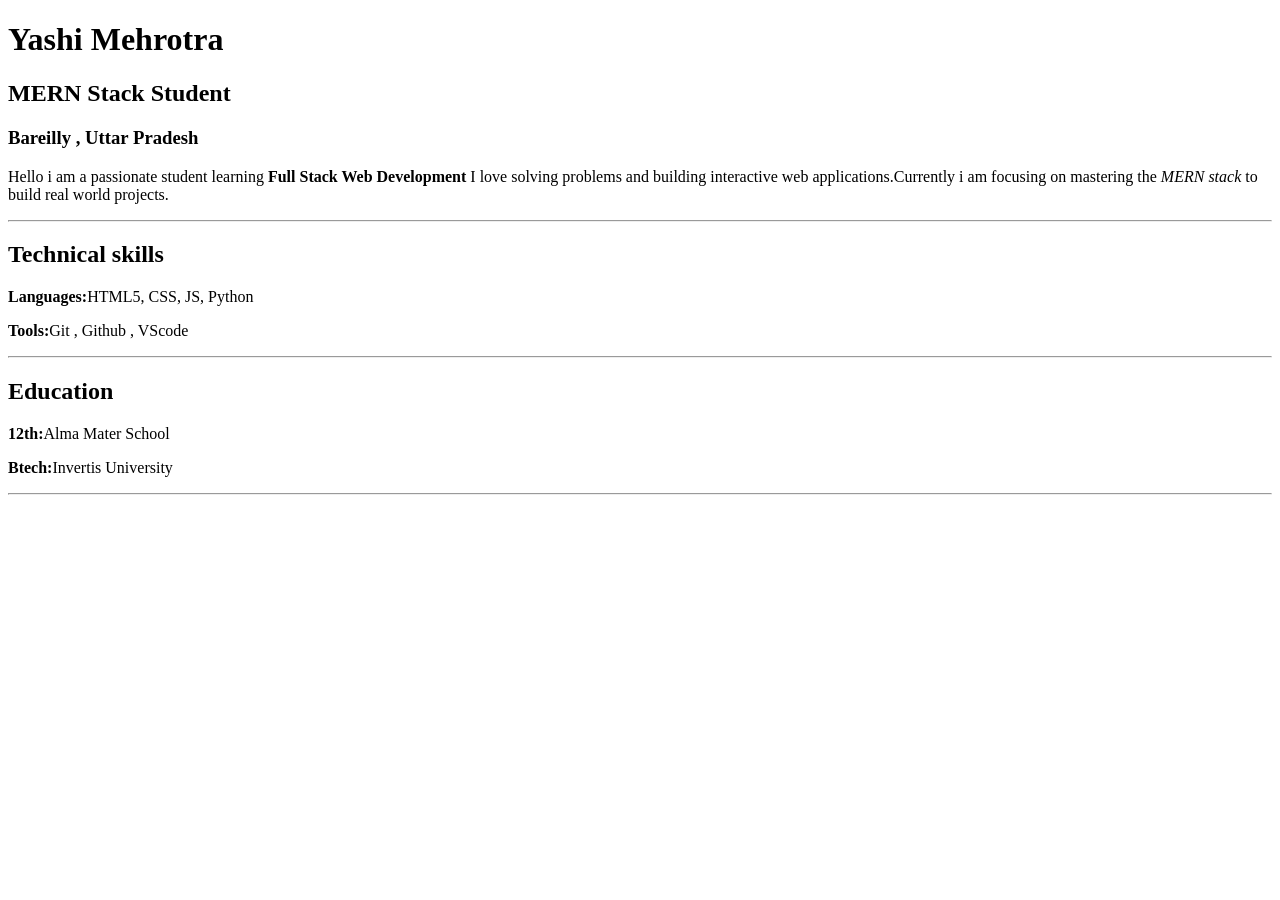
<file: week 2/index.html>
<!DOCTYPE html>
<html lang="en">
<head>
    <meta charset="UTF-8">
    <meta name="viewport" content="width=device-width, initial-scale=1.0">
    <title>Document</title>
</head>
<body>
    <!--2.1 Main Heading-->
    <h1>Yashi Mehrotra</h1>
    <h2>MERN Stack Student</h2>
    <h3>Bareilly , Uttar Pradesh</h3>
    <!--2.2 Introduction-->
    <p>
        Hello i am a passionate student learning <strong> Full Stack Web Development</strong>
        I love solving problems and building interactive web applications.Currently i am focusing
        on mastering the <em> MERN stack</em> to build real world projects.
    </p>
    <!--Section separation line-->
    <hr>
     <!--skill container-->
    <div id="skills-section" class="resume-block">
        <h2>Technical skills</h2>
        <p><strong>Languages:</strong>HTML5, CSS, JS, Python</p>
        <p><strong>Tools:</strong>Git , Github , VScode</p>
    </div>
    <hr> 
    <!--education container-->
    <div id="education-section" class="resume-block">
        <h2>Education</h2>
        <p><strong>12th:</strong>Alma Mater School</p>
        <p><strong>Btech:</strong>Invertis University</p>
    </div>
    <hr> 
</body>
</html>
</file>
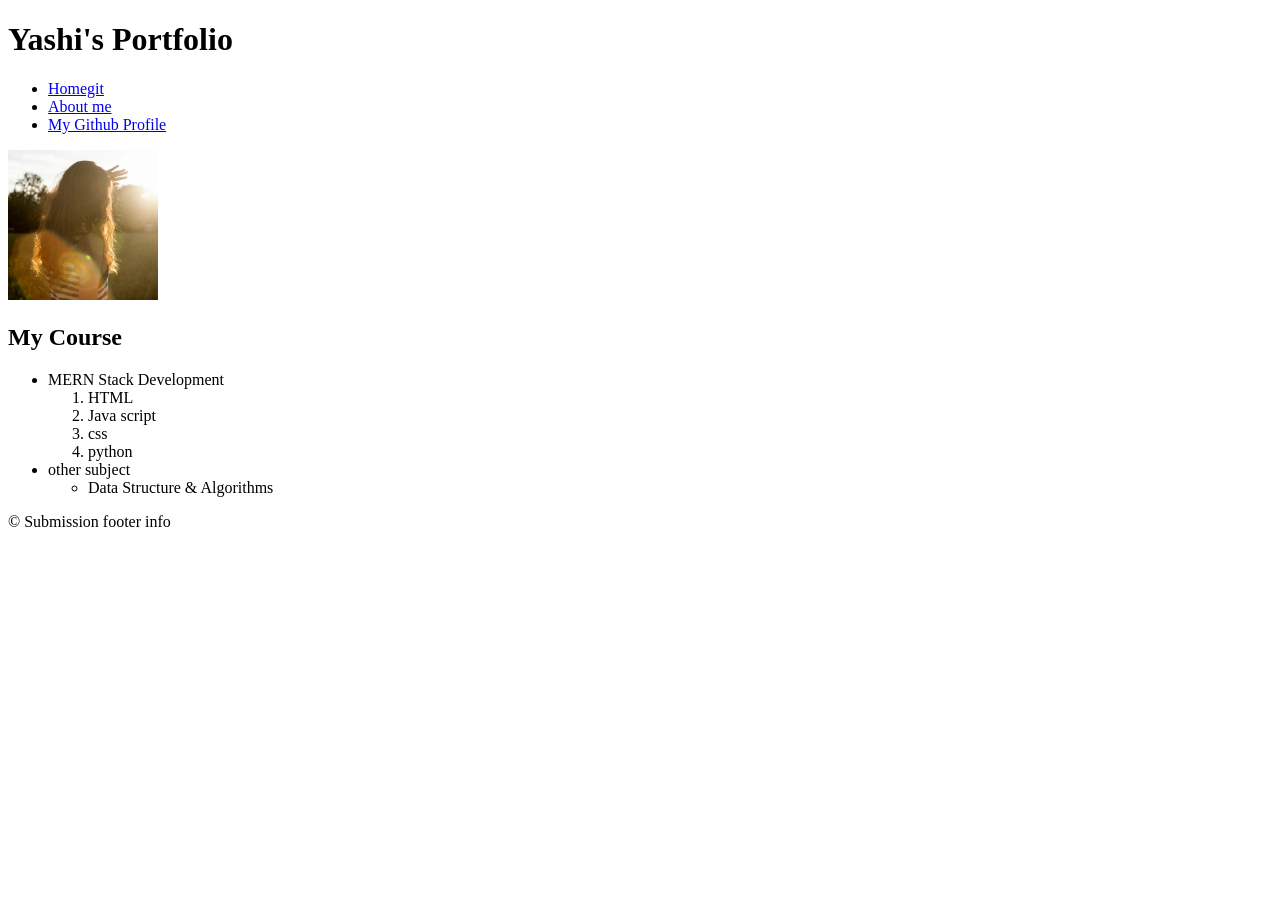
<file: week-3/index.html>
<!DOCTYPE html>
<html lang="en">
<head>
    <meta charset="UTF-8">
    <meta name="viewport" content="width=device-width, initial-scale=1.0">
    <title>My Portfolio</title>
</head>
<body>
    <header>
    <h1>Yashi's Portfolio </h1>
    <nav>
        <ul>
            <li><a href="index.html">Homegit </a></li>
            <li><a href="about.html">About me</a></li>
            <li><a href="https://github.com/YashiMehrotra09">My Github Profile</a></li>
        
        </ul>
    </nav>
    </header>
    <img src="yashi.png" alt="My image" height="150">

    
    <section id="course">
        <h2>My Course</h2>
        <ul>
            <li>MERN Stack Development
                <ol>
                    <li>HTML</li>
                    <li>Java script</li>
                    <li>css</li>
                    <li>python</li>
                </ol>
            </li>
            <li>other subject</li>
            <ul>
                <li>Data Structure & Algorithms</li>
            
            </ul>
        </ul>
    </section>
    <footer>
        <p>&copy; Submission footer info</p>
    </footer>

</body>
</html>
</file>
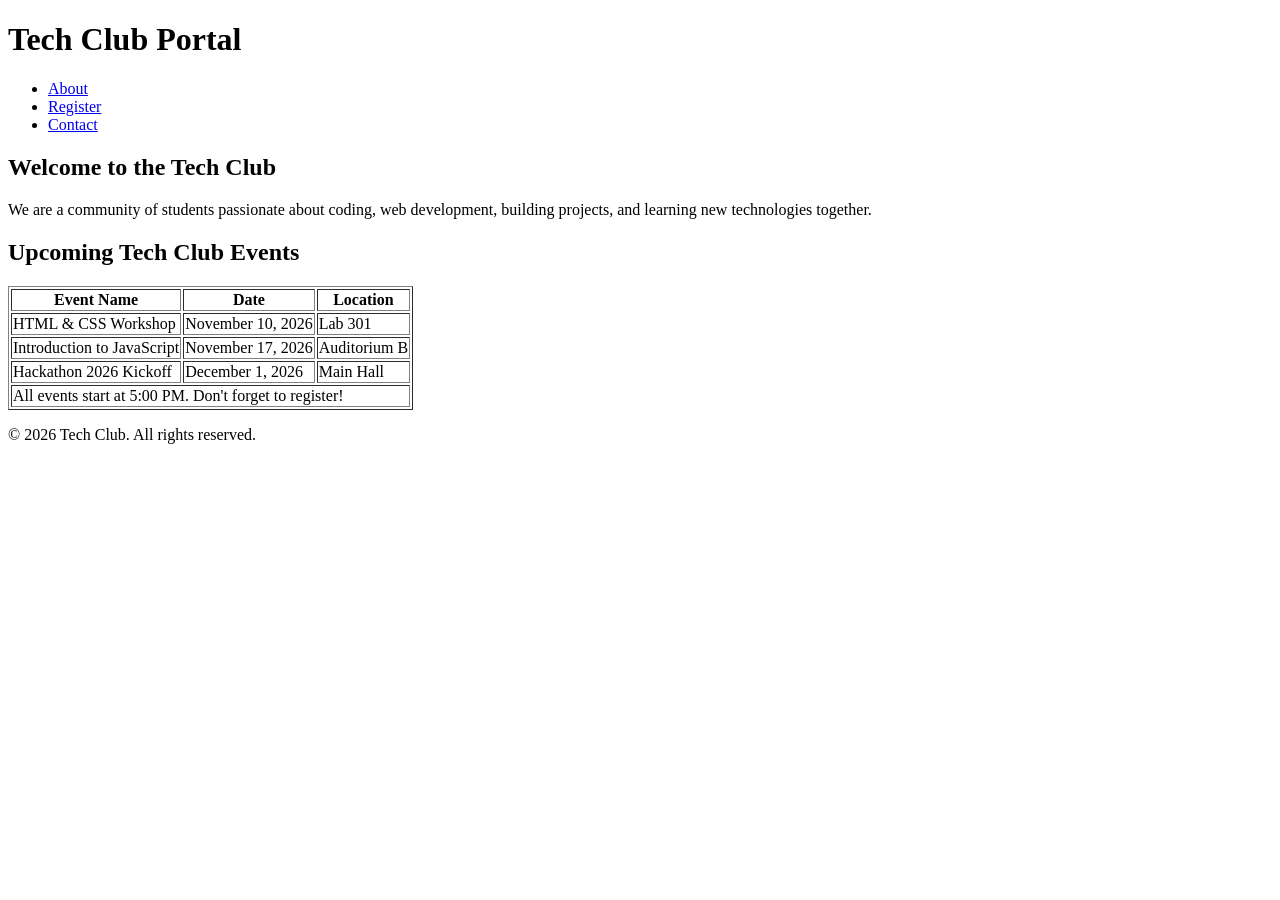
<file: week-4/index.html>
<!DOCTYPE html>
<html lang="en">

<head>
    <meta charset="UTF-8">
    <meta name="viewport" content="width=device-width, initial-scale=1.0">

    <!-- Task 4.4: Extra Meta Tags -->
    <meta name="description" content="Tech Club Portal - Learn coding and web development.">
    <meta name="author" content="Student Developer">

    <title>Tech Club | Home</title>

    <link rel="icon" type="image/x-icon" href="index.png">
</head>

<body>

    <header>
        <h1>Tech Club Portal</h1>
        <nav>
            <ul>
                <li><a href="about.html">About</a></li>
                <li><a href="register.html">Register</a></li>
                <li><a href="contact.html">Contact</a></li>
            </ul>
        </nav>
    </header>

    <main>

        <section>
            <h2>Welcome to the Tech Club</h2>
            <p>We are a community of students passionate about coding, web development, building projects, and learning
                new technologies together.</p>
        </section>


        <section>
            <h2>Upcoming Tech Club Events</h2>
            <table border="1">


                <thead>
                    <tr>
                        <th>Event Name</th>
                        <th>Date</th>
                        <th>Location</th>
                    </tr>
                </thead>

    
                <tbody>
                    <tr>
                        <td>HTML & CSS Workshop</td>
                        <td>November 10, 2026</td>
                        <td>Lab 301</td>
                    </tr>
                    <tr>
                        <td>Introduction to JavaScript</td>
                        <td>November 17, 2026</td>
                        <td>Auditorium B</td>
                    </tr>
                    <tr>
                        <td>Hackathon 2026 Kickoff</td>
                        <td>December 1, 2026</td>
                        <td>Main Hall</td>
                    </tr>
                </tbody>

            
                <tfoot>
                    <tr>
                        <td colspan="3">All events start at 5:00 PM. Don't forget to register!</td>
                    </tr>
                </tfoot>

            </table>
        </section>
    </main>

    
    <footer>
        <p>&copy; 2026 Tech Club. All rights reserved.</p>
    </footer>

</body>

</html>
</file>
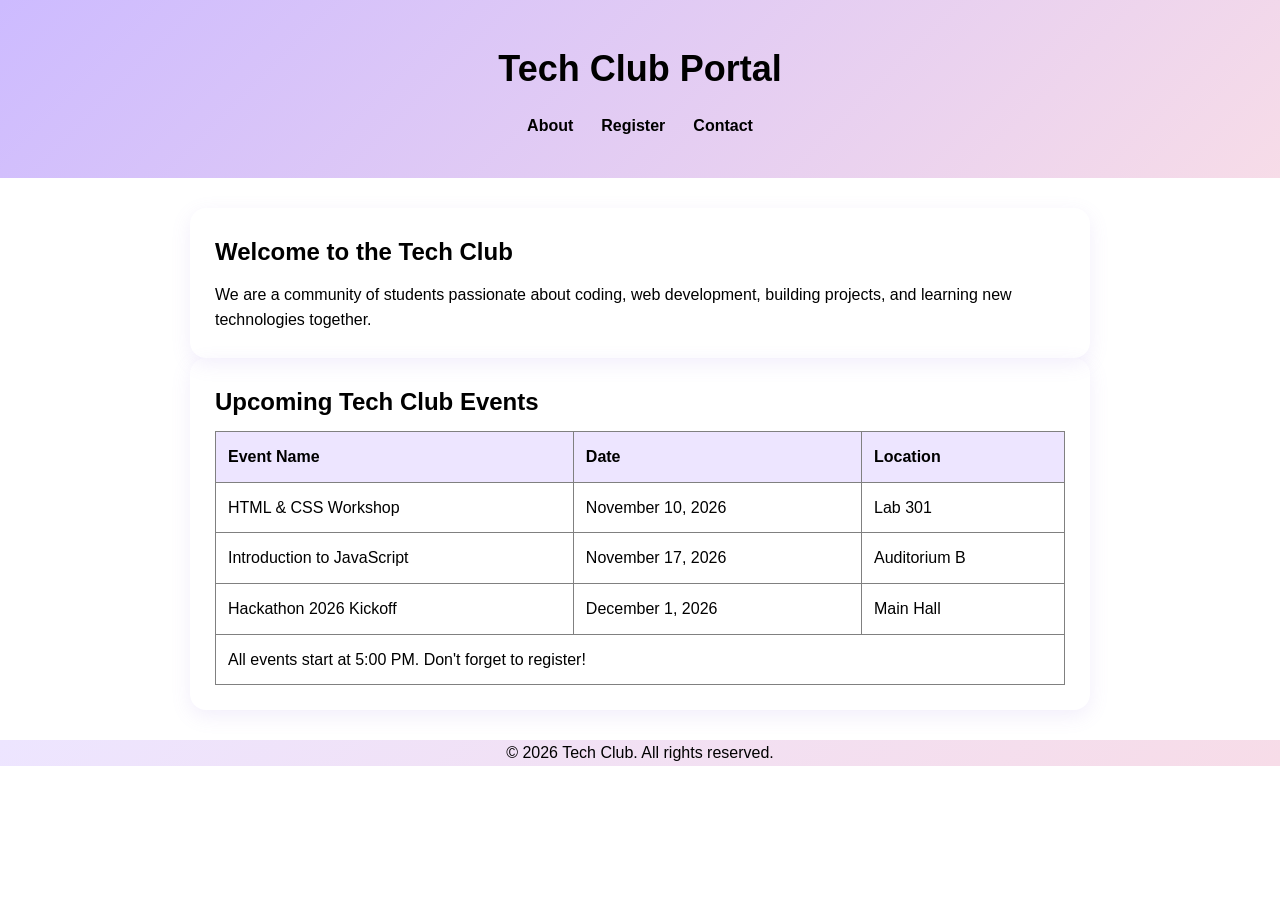
<file: week-5/index.html>
<!DOCTYPE html>
<html lang="en">

<head>
    <meta charset="UTF-8">
    <meta name="viewport" content="width=device-width, initial-scale=1.0">

    <!-- Task 4.4: Extra Meta Tags -->
    <meta name="description" content="Tech Club Portal - Learn coding and web development.">
    <meta name="author" content="Student Developer">

    <title>Tech Club | Home</title>

    <link rel="icon" type="image/x-icon" href="index.png">
    <link rel="stylesheet" href="style.css">

</head>

<body>

    <header id="hero">
        <h1>Tech Club Portal</h1>
        <nav>
            <ul>
                <li><a href="about.html">About</a></li>
                <li><a href="register.html">Register</a></li>
                <li><a href="contact.html">Contact</a></li>
            </ul>
        </nav>
    </header>

    <main>

        <section class="card">
            <h2>Welcome to the Tech Club</h2>
            <p>We are a community of students passionate about coding, web development, building projects, and learning
                new technologies together.</p>
        </section>


        <section class="card">
            <h2>Upcoming Tech Club Events</h2>
            <table border="1">


                <thead>
                    <tr>
                        <th>Event Name</th>
                        <th>Date</th>
                        <th>Location</th>
                    </tr>
                </thead>

    
                <tbody>
                    <tr>
                        <td>HTML & CSS Workshop</td>
                        <td>November 10, 2026</td>
                        <td>Lab 301</td>
                    </tr>
                    <tr>
                        <td>Introduction to JavaScript</td>
                        <td>November 17, 2026</td>
                        <td>Auditorium B</td>
                    </tr>
                    <tr>
                        <td>Hackathon 2026 Kickoff</td>
                        <td>December 1, 2026</td>
                        <td>Main Hall</td>
                    </tr>
                </tbody>

            
                <tfoot>
                    <tr>
                        <td colspan="3">All events start at 5:00 PM. Don't forget to register!</td>
                    </tr>
                </tfoot>

            </table>
        </section>
    </main>

    
    <footer>
        <p>&copy; 2026 Tech Club. All rights reserved.</p>
    </footer>

</body>

</html>
</file>
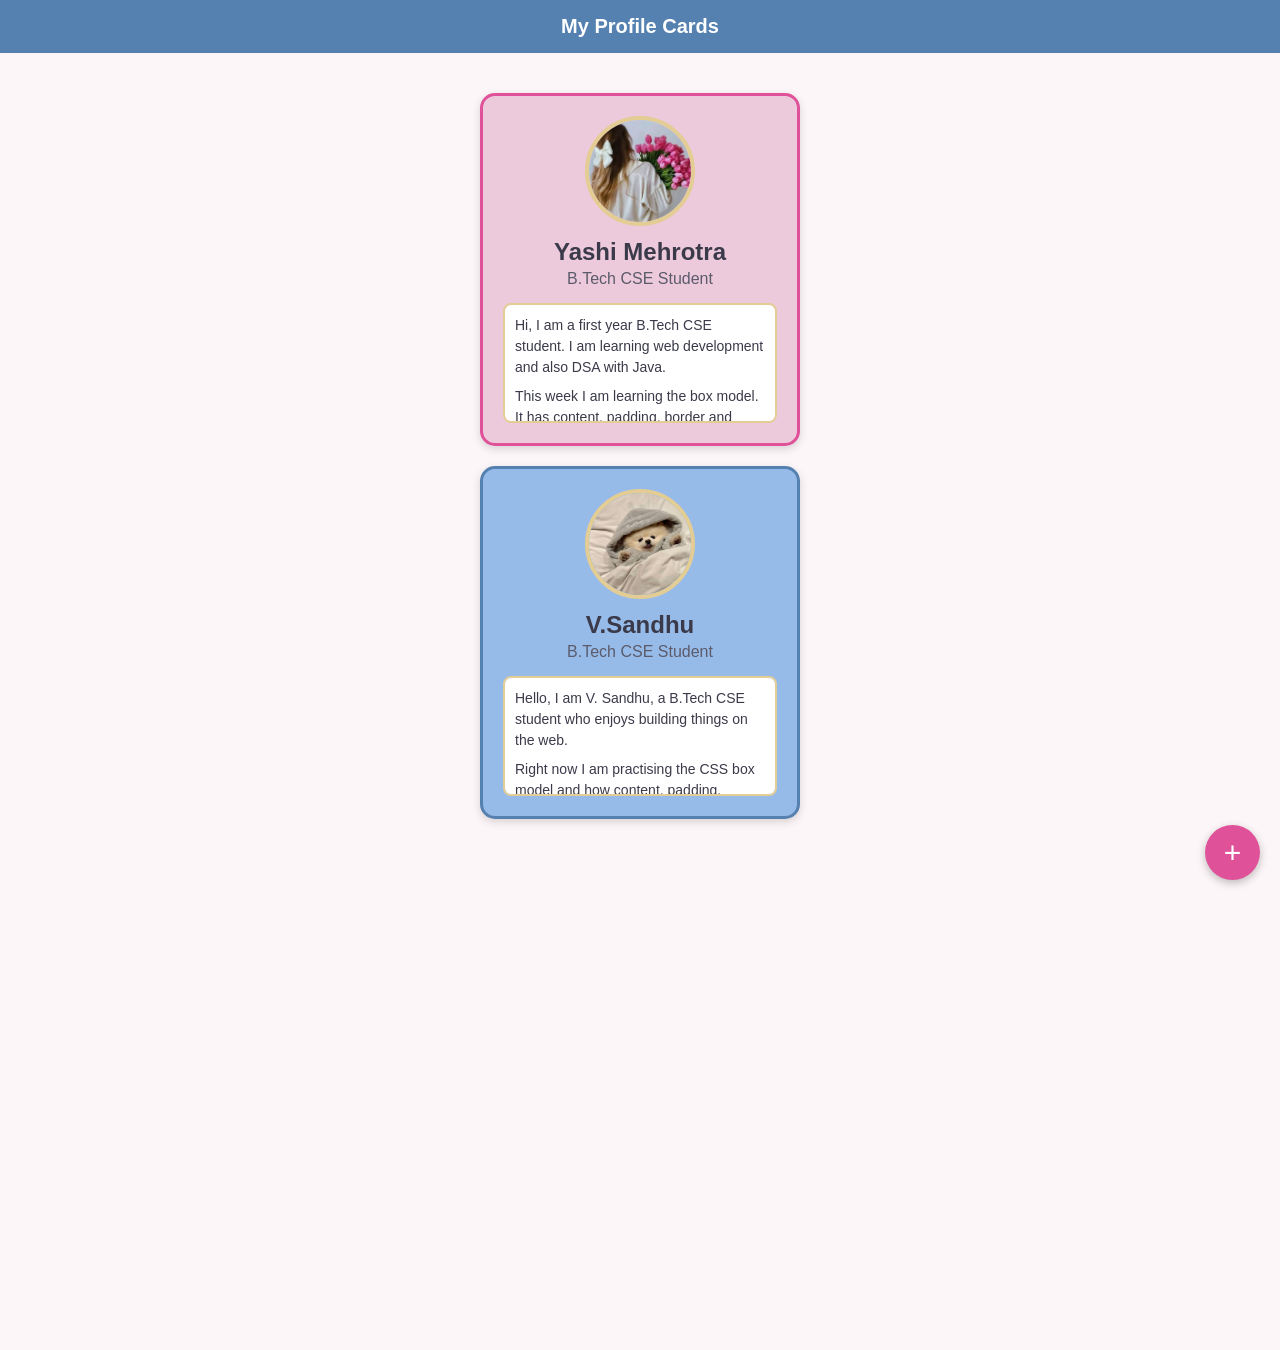
<file: week-6/index.html>
<!DOCTYPE html>
<html lang="en">
<head>
    <meta charset="UTF-8">
    <meta name="viewport" content="width=device-width, initial-scale=1.0">
    <title>Profile Card</title>
    <link rel="stylesheet" href="style.css">
</head>
<body>

    <div class="topbar">My Profile Cards</div>

    <div class="container">

        <div class="card pink">
            <img class="photo" src="yashi.png" alt="profile photo" height="150">
            <h2>Yashi Mehrotra</h2>
            <p class="role">B.Tech CSE Student</p>
            <div class="bio">
                <p>Hi, I am a first year B.Tech CSE student. I am learning web development and also DSA with Java.</p>
                <p>This week I am learning the box model. It has content, padding, border and margin.</p>
                <p>I also learnt about sticky and fixed position. Sticky stays inside its area and fixed stays on the screen.</p>
                <p>My goal is to become a good full stack developer.</p>
            </div>
        </div>

        <div class="card blue">
            <img class="photo" src="image.png" alt="profile photo" height="150">
            <h2>V.Sandhu</h2>
            <p class="role">B.Tech CSE Student</p>
            <div class="bio">
                <p>Hello, I am V. Sandhu, a B.Tech CSE student who enjoys building things on the web.</p>
                <p>Right now I am practising the CSS box model and how content, padding, border and margin work together.</p>
                <p>I also tried sticky and fixed positioning. A sticky element scrolls with its section, but a fixed element stays in one place on the screen.</p>
                <p>I want to build real projects and grow into a confident full stack developer.</p>
            </div>
        </div>

    </div>

    <button class="plus">+</button>

</body>
</html>
</file>
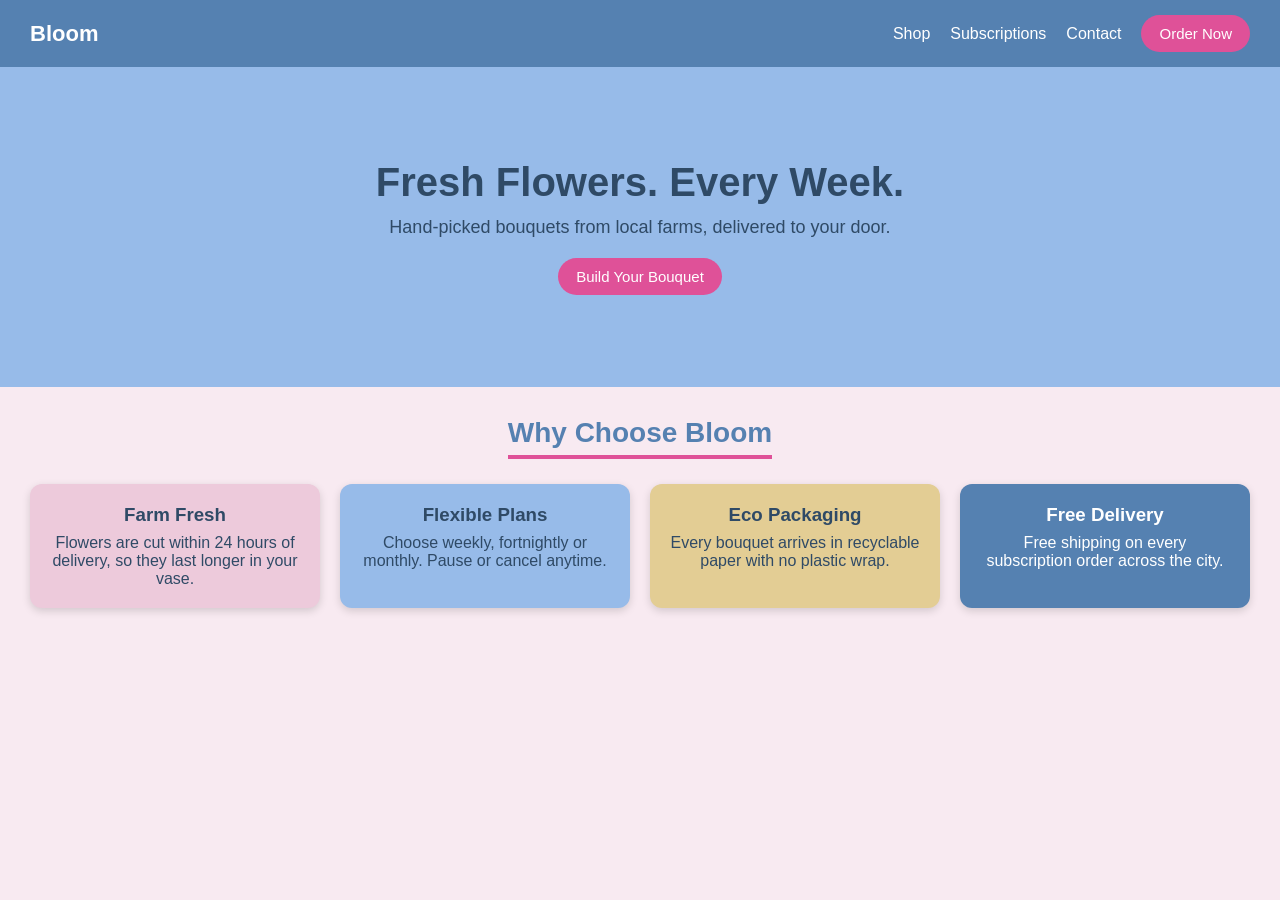
<file: week-7/index.html>
<!DOCTYPE html>
<html lang="en">
<head>
    <meta charset="UTF-8">
    <meta name="viewport" content="width=device-width, initial-scale=1.0">
    <title>Bloom – Fresh flowers, delivered</title>
    <link rel="stylesheet" href="style.css">
</head>
<body>

    <!-- navbar -->
    <nav class="navbar">
        <div class="logo">Bloom</div>
        <ul class="links">
            <li><a href="#">Shop</a></li>
            <li><a href="#">Subscriptions</a></li>
            <li><a href="#">Contact</a></li>
        </ul>
        <button class="btn">Order Now</button>
    </nav>

    <!-- banner -->
    <section class="banner">
        <h1>Fresh Flowers. Every Week.</h1>
        <p>Hand-picked bouquets from local farms, delivered to your door.</p>
        <button class="btn">Build Your Bouquet</button>
    </section>

    <!-- cards -->
    <h2 class="section-title">Why Choose Bloom</h2>
    <section class="cards">
        <div class="card pink-card">
            <h3>Farm Fresh</h3>
            <p>Flowers are cut within 24 hours of delivery, so they last longer in your vase.</p>
        </div>
        <div class="card blue-card">
            <h3>Flexible Plans</h3>
            <p>Choose weekly, fortnightly or monthly. Pause or cancel anytime.</p>
        </div>
        <div class="card sand-card">
            <h3>Eco Packaging</h3>
            <p>Every bouquet arrives in recyclable paper with no plastic wrap.</p>
        </div>
        <div class="card steel-card">
            <h3>Free Delivery</h3>
            <p>Free shipping on every subscription order across the city.</p>
        </div>
    </section>

</body>
</html>
</file>
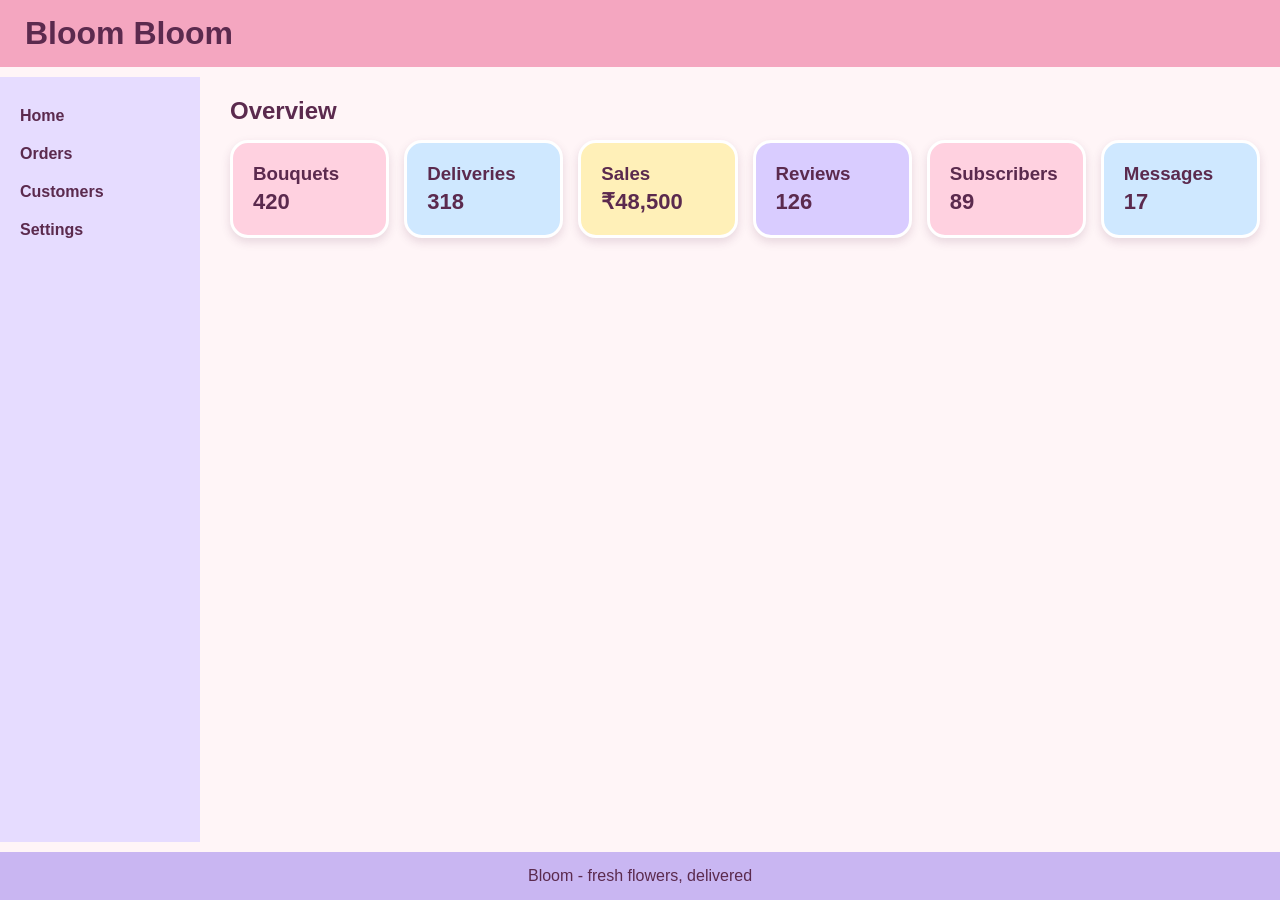
<file: week-8/index.html>
<!DOCTYPE html>
<html lang="en">
<head>
    <meta charset="UTF-8">
    <meta name="viewport" content="width=device-width, initial-scale=1.0">
    <title>Bloom Dashboard</title>
    <link rel="stylesheet" href="style.css">
</head>
<body>
    <div class="layout">

        <!-- top bar -->
        <header class="head">
            <h1>Bloom Bloom</h1>
        </header>

        <!-- side menu -->
        <aside class="side">
            <ul>
                <li>Home</li>
                <li>Orders</li>
                <li>Customers</li>
                <li>Settings</li>
            </ul>
        </aside>

        <!-- main area -->
        <main class="main">
            <h2>Overview</h2>

            <div class="boxes">
                <div class="box pink-box">
                
                    <div class="text">
                        <h3>Bouquets</h3>
                        <p>420</p>
                    </div>
                </div>

                <div class="box blue-box">
                    
                    <div class="text">
                        <h3>Deliveries</h3>
                        <p>318</p>
                    </div>
                </div>

                <div class="box sand-box">
                    
                    <div class="text">
                        <h3>Sales</h3>
                        <p>₹48,500</p>
                    </div>
                </div>

                <div class="box steel-box">
                    
                    <div class="text">
                        <h3>Reviews</h3>
                        <p>126</p>
                    </div>
                </div>

                <div class="box pink-box">
                    
                    <div class="text">
                        <h3>Subscribers</h3>
                        <p>89</p>
                    </div>
                </div>

                <div class="box blue-box">
                    
                    <div class="text">
                        <h3>Messages</h3>
                        <p>17</p>
                    </div>
                </div>
            </div>
        </main>

        <!-- footer -->
        <footer class="foot">
            <p>Bloom - fresh flowers, delivered</p>
        </footer>

    </div>
</body>
</html>
</file>
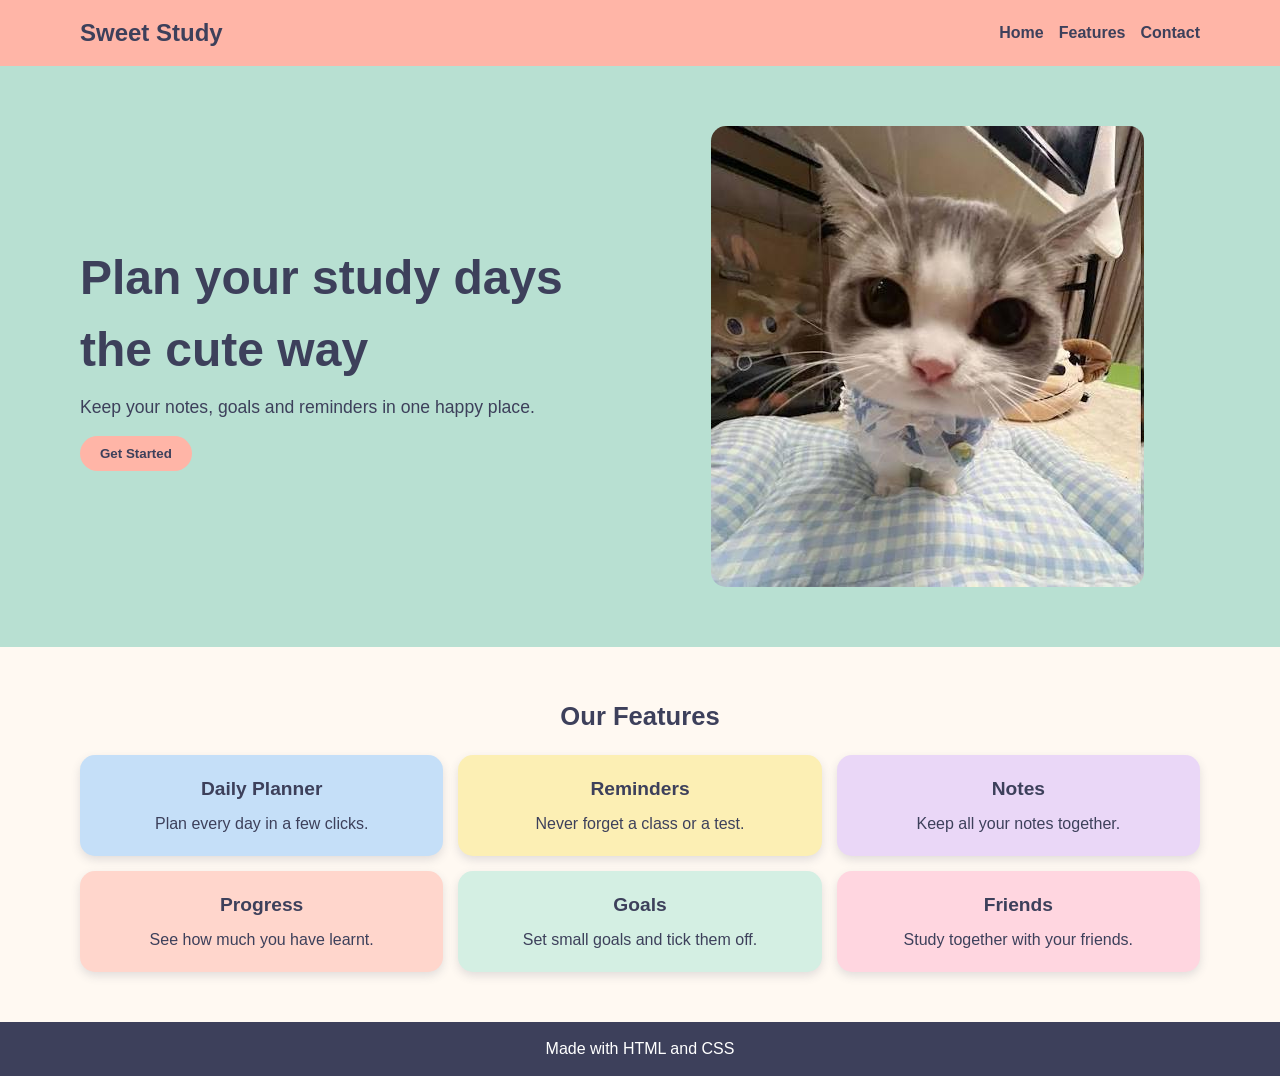
<file: week-9/index.html>
<!DOCTYPE html>
<html lang="en">
<head>
    <meta charset="UTF-8">
    <meta name="viewport" content="width=device-width, initial-scale=1.0">
    <title>Sweet Study</title>
    <link rel="stylesheet" href="style.css">
</head>
<body>

    <!-- navbar -->
    <nav class="navbar">
        <div class="logo">Sweet Study</div>
        <ul class="links">
            <li><a href="#">Home</a></li>
            <li><a href="#">Features</a></li>
            <li><a href="#">Contact</a></li>
        </ul>
    </nav>

    <!-- hero -->
    <header class="hero">
        <div class="hero-text">
            <h1>Plan your study days the cute way</h1>
            <p>Keep your notes, goals and reminders in one happy place.</p>
            <button class="btn">Get Started</button>
        </div>
        <img src="hero.jpg" alt="hero picture">
    </header>

    <!-- features -->
    <section class="features">
        <h2>Our Features</h2>
        <div class="grid">
            <div class="card c1">
                <h3>Daily Planner</h3>
                <p>Plan every day in a few clicks.</p>
            </div>
            <div class="card c2">
                <h3>Reminders</h3>
                <p>Never forget a class or a test.</p>
            </div>
            <div class="card c3">
                <h3>Notes</h3>
                <p>Keep all your notes together.</p>
            </div>
            <div class="card c4">
                <h3>Progress</h3>
                <p>See how much you have learnt.</p>
            </div>
            <div class="card c5">
                <h3>Goals</h3>
                <p>Set small goals and tick them off.</p>
            </div>
            <div class="card c6">
                <h3>Friends</h3>
                <p>Study together with your friends.</p>
            </div>
        </div>
    </section>

    <!-- footer -->
    <footer class="footer">
        <p>Made with HTML and CSS</p>
    </footer>

</body>
</html>
</file>
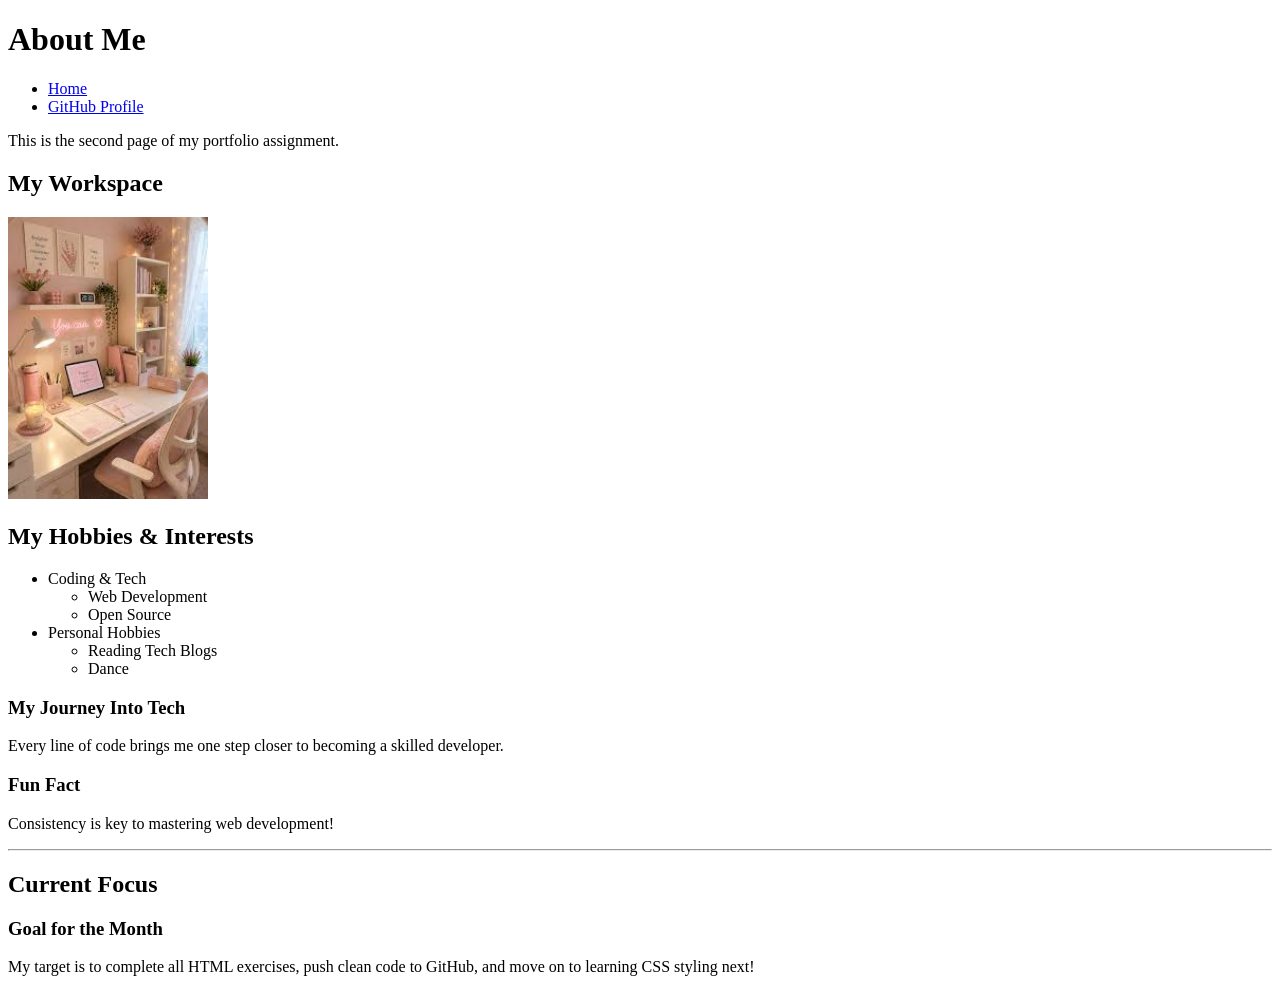
<file: week-3/about.html>
<!DOCTYPE html>
<html lang="en">

<head>
  <meta charset="UTF-8">
  <meta name="viewport" content="width=device-width, initial-scale=1.0">
  <title>About | My Portfolio</title>
</head>

<body>

  <header>
    <h1>About Me</h1>

    <nav>
      <ul>
        <li><a href="index.html">Home</a></li>
        <li><a href="https://github.com/YashiMehrotra09" target="_blank" rel="noopener noreferrer">GitHub Profile</a>
        </li>
      </ul>
    </nav>
  </header>

  <main>
    <p>This is the second page of my portfolio assignment.</p>
    <section>
      <h2>My Workspace</h2>
      <img src="workspace.png" alt="Photo of Yashi's coding workspace setup" width="200">
    </section>
    <section>
      <h2>My Hobbies & Interests</h2>
      <ul>
        <li>
          Coding & Tech
          <ul>
            <li>Web Development</li>
            <li>Open Source</li>
          </ul>
        </li>
        <li>
          Personal Hobbies
          <ul>
            <li>Reading Tech Blogs</li>
            <li>Dance</li>
          </ul>
        </li>
      </ul>
    </section>
    <article>
      <h3>My Journey Into Tech</h3>
      <p>Every line of code brings me one step closer to becoming a skilled developer.</p>
    </article>

    <aside>
      <h3>Fun Fact</h3>
      <p>Consistency is key to mastering web development!</p>
    </aside>
    <hr>
    <section>
      <h2>Current Focus</h2>
      <article>
        <h3>Goal for the Month</h3>
        <p>My target is to complete all HTML exercises, push clean code to GitHub, and move on to learning CSS styling
          next!</p>
      </article>
    </section>

  </main>

</body>

</html>
</file>
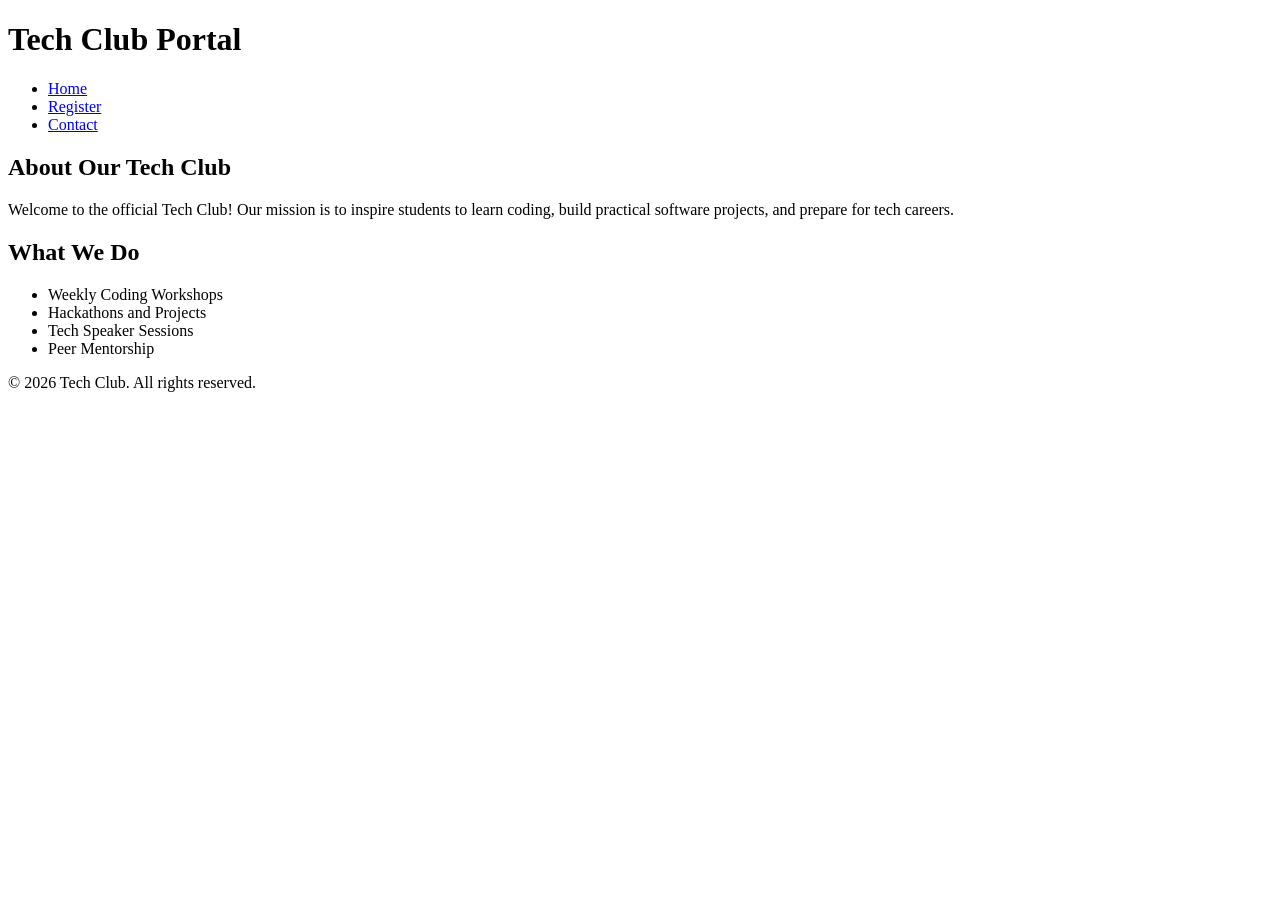
<file: week-4/about.html>
<!DOCTYPE html>
<html lang="en">
 <head>
        <meta charset="UTF-8">
        <meta name="viewport" content="width=device-width, initial-scale=1.0">
        <meta name="description" content="About the Tech Club - Our mission, team, and activities.">
        <meta name="author" content="Student Developer">
        <title>Tech Club | About Us</title>
        <link rel="icon" type="image/x-icon" href="about.jpg">
    </head>

<body>
    <!DOCTYPE html>
    <html lang="en">

   
    
    <body>

        <header>
            <h1>Tech Club Portal</h1>
            <nav>
                <ul>
                    <li><a href="index.html">Home</a></li>
                    <li><a href="register.html">Register</a></li>
                    <li><a href="contact.html">Contact</a></li>
                </ul>
            </nav>
        </header>

        <main>
            <section>
                <h2>About Our Tech Club</h2>
                <p>Welcome to the official Tech Club! Our mission is to inspire students to learn coding, build
                    practical
                    software projects, and prepare for tech careers.</p>
            </section>

            <section>
                <h2>What We Do</h2>
                <ul>
                    <li>Weekly Coding Workshops</li>
                    <li>Hackathons and Projects</li>
                    <li>Tech Speaker Sessions</li>
                    <li>Peer Mentorship</li>
                </ul>
            </section>
        </main>

        <!-- FOOTER -->
        <footer>
            <p>&copy; 2026 Tech Club. All rights reserved.</p>
        </footer>

    </body>

    </html>
</body>

</html>
</file>
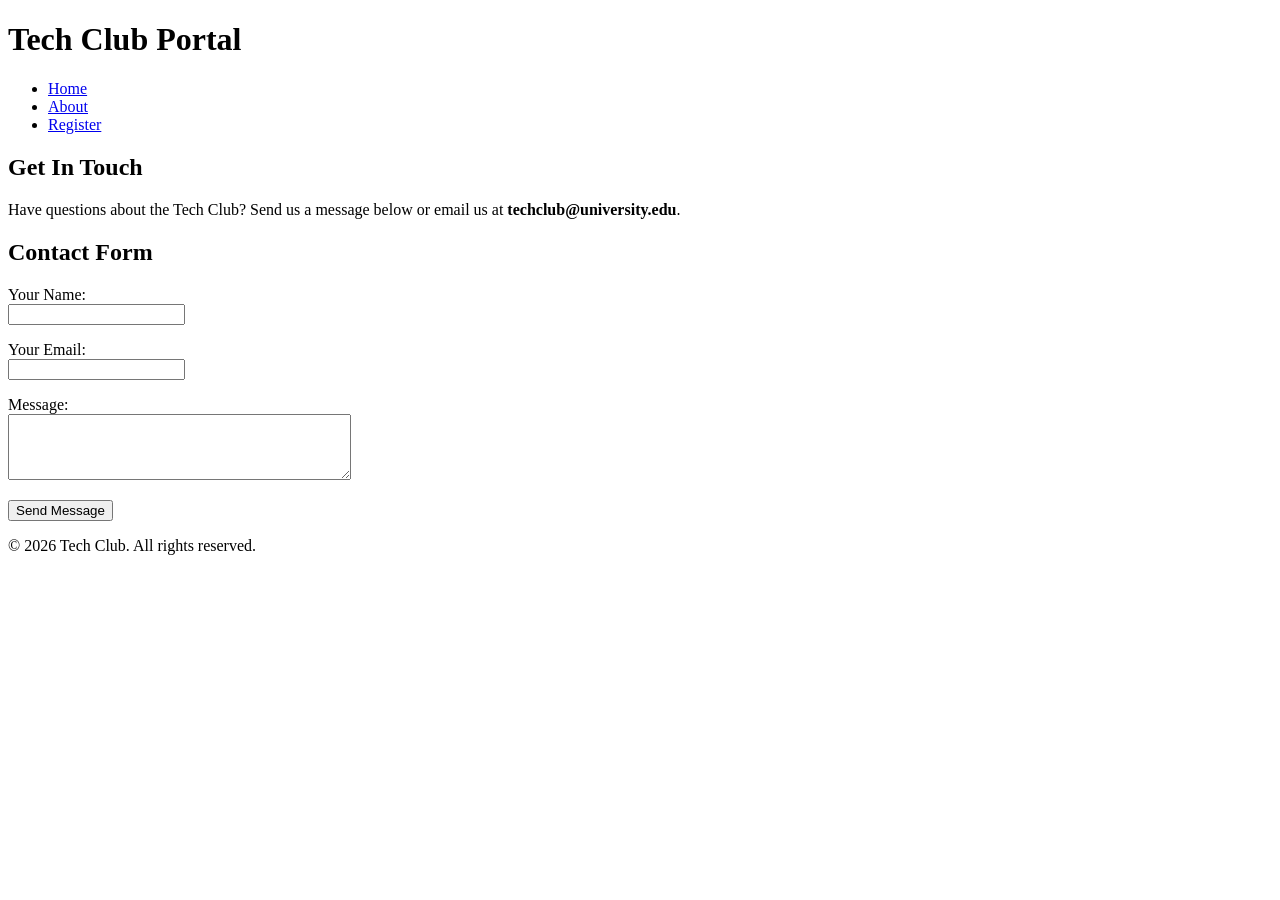
<file: week-4/contact.html>
<!DOCTYPE html>
<html lang="en">
<head>
  <meta charset="UTF-8">
  <meta name="viewport" content="width=device-width, initial-scale=1.0">
  <meta name="description" content="Contact the Tech Club team for queries and support.">
  <meta name="author" content="Student Developer">
  <title>Tech Club | Contact Us</title>
  <link rel="icon" type="image/x-icon" href="contact.png">
</head>
<body>

  <!-- NAVIGATION MENU -->
  <header>
    <h1>Tech Club Portal</h1>   
    <nav>
      <ul>
        <li><a href="index.html">Home</a></li>
        <li><a href="about.html">About</a></li>
        <li><a href="register.html">Register</a></li>
      </ul>
    </nav>
  </header>

  <!-- MAIN CONTENT -->
  <main>
    <section>
      <h2>Get In Touch</h2>
      <p>Have questions about the Tech Club? Send us a message below or email us at <strong>techclub@university.edu</strong>.</p>
    </section>

    <section>
      <h2>Contact Form</h2>
      <form action="thankyou.html" method="GET">
        <p>
          <label for="contact-name">Your Name:</label><br>
          <input type="text" id="contact-name" name="contact-name" required>
        </p>

        <p>
          <label for="contact-email">Your Email:</label><br>
          <input type="email" id="contact-email" name="contact-email" required>
        </p>

        <p>
          <label for="contact-message">Message:</label><br>
          <textarea id="contact-message" name="contact-message" rows="4" cols="40" required></textarea>
        </p>

        <button type="submit">Send Message</button>
      </form>
    </section>
  </main>

  <!-- FOOTER -->
  <footer>
    <p>&copy; 2026 Tech Club. All rights reserved.</p>
  </footer>

</body>
</html>
</file>
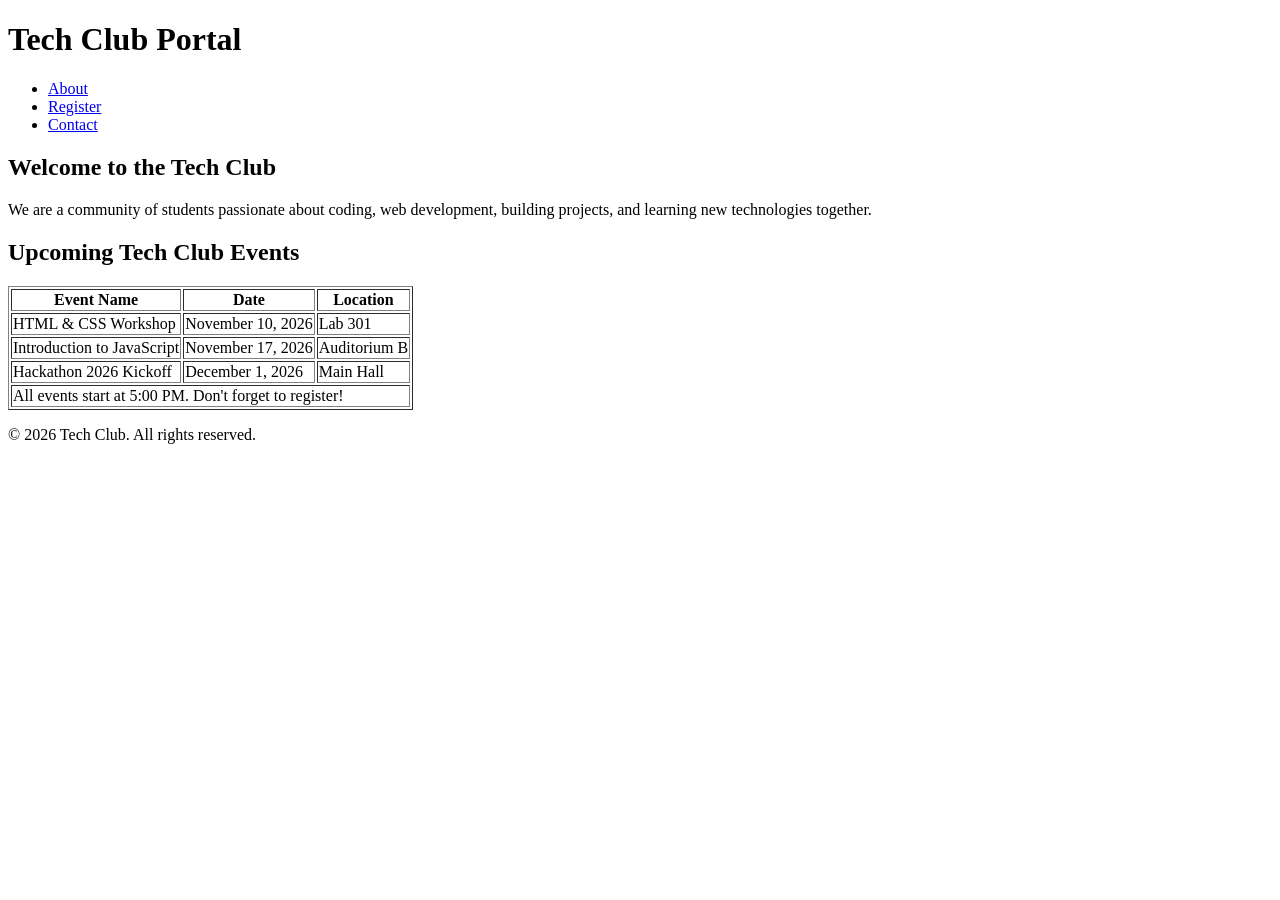
<file: week-4/home.html>
<!DOCTYPE html>
<html lang="en">

<head>
    <meta charset="UTF-8">
    <meta name="viewport" content="width=device-width, initial-scale=1.0">

    <!-- Task 4.4: Extra Meta Tags -->
    <meta name="description" content="Tech Club Portal - Learn coding and web development.">
    <meta name="author" content="Student Developer">

    <title>Tech Club | Home</title>

    <link rel="icon" type="image/x-icon" href="index.png">
</head>

<body>

    <header>
        <h1>Tech Club Portal</h1>
        <nav>
            <ul>
                <li><a href="about.html">About</a></li>
                <li><a href="register.html">Register</a></li>
                <li><a href="contact.html">Contact</a></li>
            </ul>
        </nav>
    </header>

    <main

        <section>
            <h2>Welcome to the Tech Club</h2>
            <p>We are a community of students passionate about coding, web development, building projects, and learning
                new technologies together.</p>
        </section>


        <section>
            <h2>Upcoming Tech Club Events</h2>
            <table border="1">


                <thead>
                    <tr>
                        <th>Event Name</th>
                        <th>Date</th>
                        <th>Location</th>
                    </tr>
                </thead>

    
                <tbody>
                    <tr>
                        <td>HTML & CSS Workshop</td>
                        <td>November 10, 2026</td>
                        <td>Lab 301</td>
                    </tr>
                    <tr>
                        <td>Introduction to JavaScript</td>
                        <td>November 17, 2026</td>
                        <td>Auditorium B</td>
                    </tr>
                    <tr>
                        <td>Hackathon 2026 Kickoff</td>
                        <td>December 1, 2026</td>
                        <td>Main Hall</td>
                    </tr>
                </tbody>

            
                <tfoot>
                    <tr>
                        <td colspan="3">All events start at 5:00 PM. Don't forget to register!</td>
                    </tr>
                </tfoot>

            </table>
        </section>
    </main>

    
    <footer>
        <p>&copy; 2026 Tech Club. All rights reserved.</p>
    </footer>

</body>

</html>
</file>
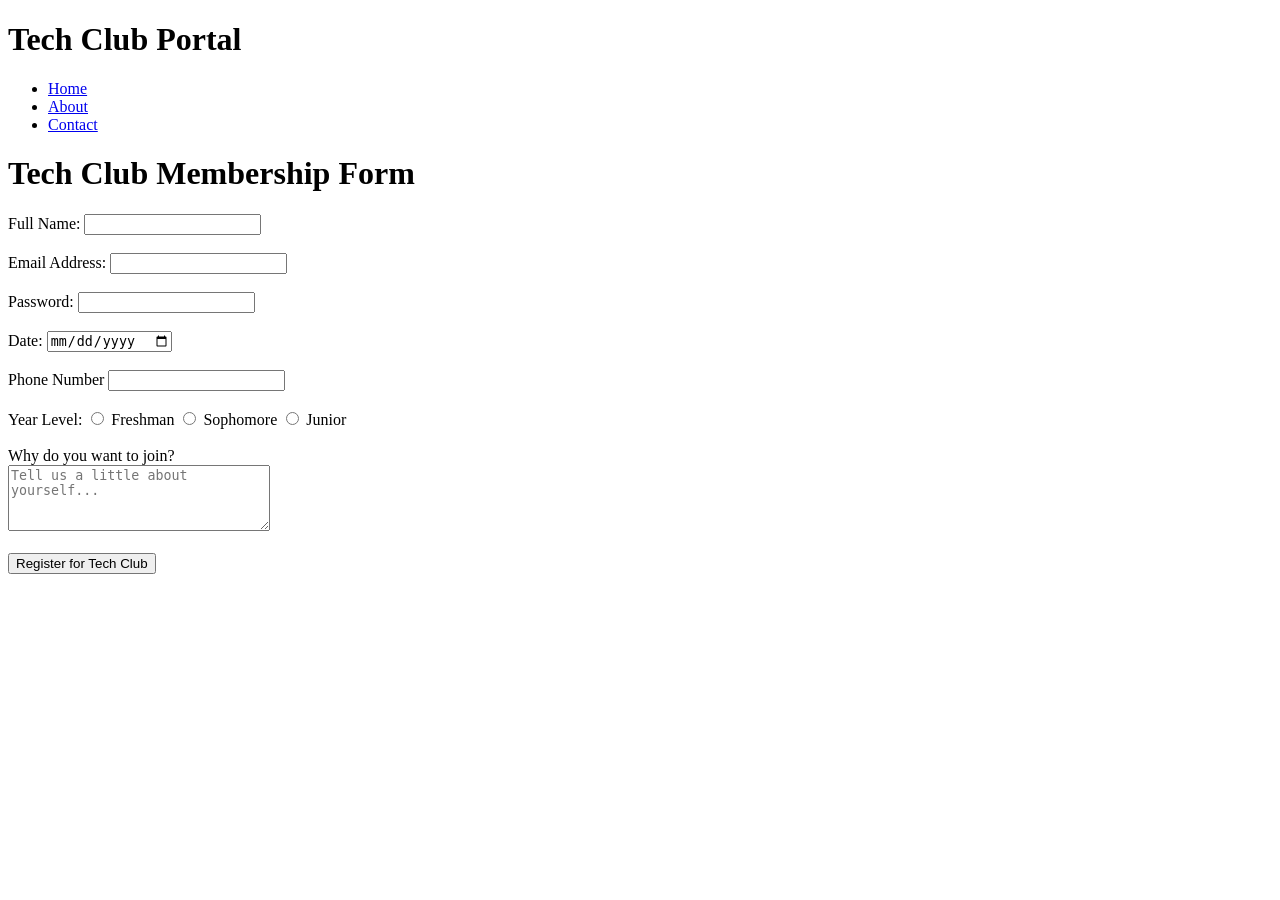
<file: week-4/register.html>
<!DOCTYPE html>
<html lang="en">

<head>
    <meta charset="UTF-8">
    <meta name="viewport" content="width=device-width, initial-scale=1.0">
    <title>Register - Page </title>
</head>

<body>
    <header>
        <h1>Tech Club Portal</h1>
        <nav>
            <ul>
                <li><a href="index.html">Home</a></li>
                <li><a href="about.html">About</a></li>
                <li><a href="contact.html">Contact</a></li>     
            </ul>
        </nav>
    </header>
    <h1>Tech Club Membership Form</h1>
    <form action="#" method="post">
        <div>
            <label for="username">Full Name:</label>
            <input type="text" id="username" name="username">
        </div>
        <br>

        <div>
            <label for="email">Email Address:</label>
            <input type="email" id="email" name="email">
        </div>
        <br>

        <div>
            <label for="password">Password:</label>
            <input type="password" id="passsword" name="password">
        </div>
        <br>
        <div>
            <label for="reg date">Date:</label>
            <input type="date" id="date" name="date">
        </div>
        <br>

        <div>
            <label for="phone">Phone Number</label>
            <input type="tel" id="phone" name="phone">
        </div>
        <br>

        <div>
            <label>Year Level:</label>
            <input type="radio" id="freshman" name="year" value="freshman">
            <label for="freshman">Freshman</label>

            <input type="radio" id="sophomore" name="year" value="sophomore">
            <label for="sophomore">Sophomore</label>

            <input type="radio" id="junior" name="year" value="junior">
            <label for="junior">Junior</label>
        </div>
        <br>
        <div>
            <label for="bio">Why do you want to join?</label><br>
            <textarea id="bio" name="bio" rows="4" cols="30"
                placeholder="Tell us a little about yourself..."></textarea>
        </div>

        <br>
        <div>
            <button type="submit">Register for Tech Club </button>
        </div>

    </form>

</body>

</html>
</file>
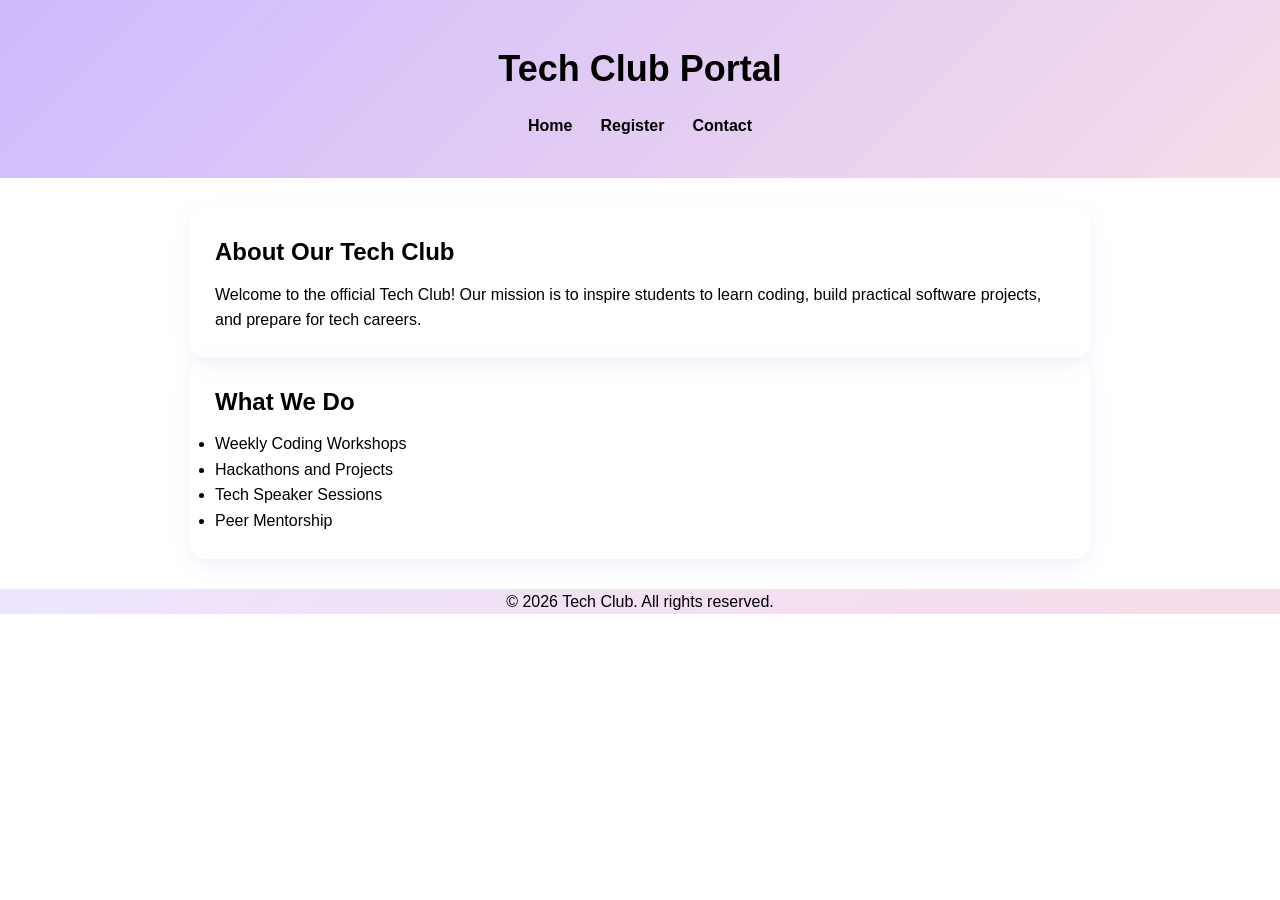
<file: week-5/about.html>
<!DOCTYPE html>
<html lang="en">
 <head>
        <meta charset="UTF-8">
        <meta name="viewport" content="width=device-width, initial-scale=1.0">
        <meta name="description" content="About the Tech Club - Our mission, team, and activities.">
        <meta name="author" content="Student Developer">
        <title>Tech Club | About Us</title>
        <link rel="icon" type="image/x-icon" href="about.jpg">
        <link rel="stylesheet" href="style.css">
    </head>

<body>
    <!DOCTYPE html>
    <html lang="en">

   
    
    <body>

        <header id="hero">
            <h1>Tech Club Portal</h1>
            <nav>
                <ul>
                    <li><a href="index.html">Home</a></li>
                    <li><a href="register.html">Register</a></li>
                    <li><a href="contact.html">Contact</a></li>
                </ul>
            </nav>
        </header>

        <main>
            <section class="card">
                <h2>About Our Tech Club</h2>
                <p>Welcome to the official Tech Club! Our mission is to inspire students to learn coding, build
                    practical
                    software projects, and prepare for tech careers.</p>
            </section>

            <section class="card">
                <h2>What We Do</h2>
                <ul>
                    <li>Weekly Coding Workshops</li>
                    <li>Hackathons and Projects</li>
                    <li>Tech Speaker Sessions</li>
                    <li>Peer Mentorship</li>
                </ul>
            </section>
        </main>

        <!-- FOOTER -->
        <footer>
            <p>&copy; 2026 Tech Club. All rights reserved.</p>
        </footer>

    </body>

    </html>
</body>

</html>
</file>
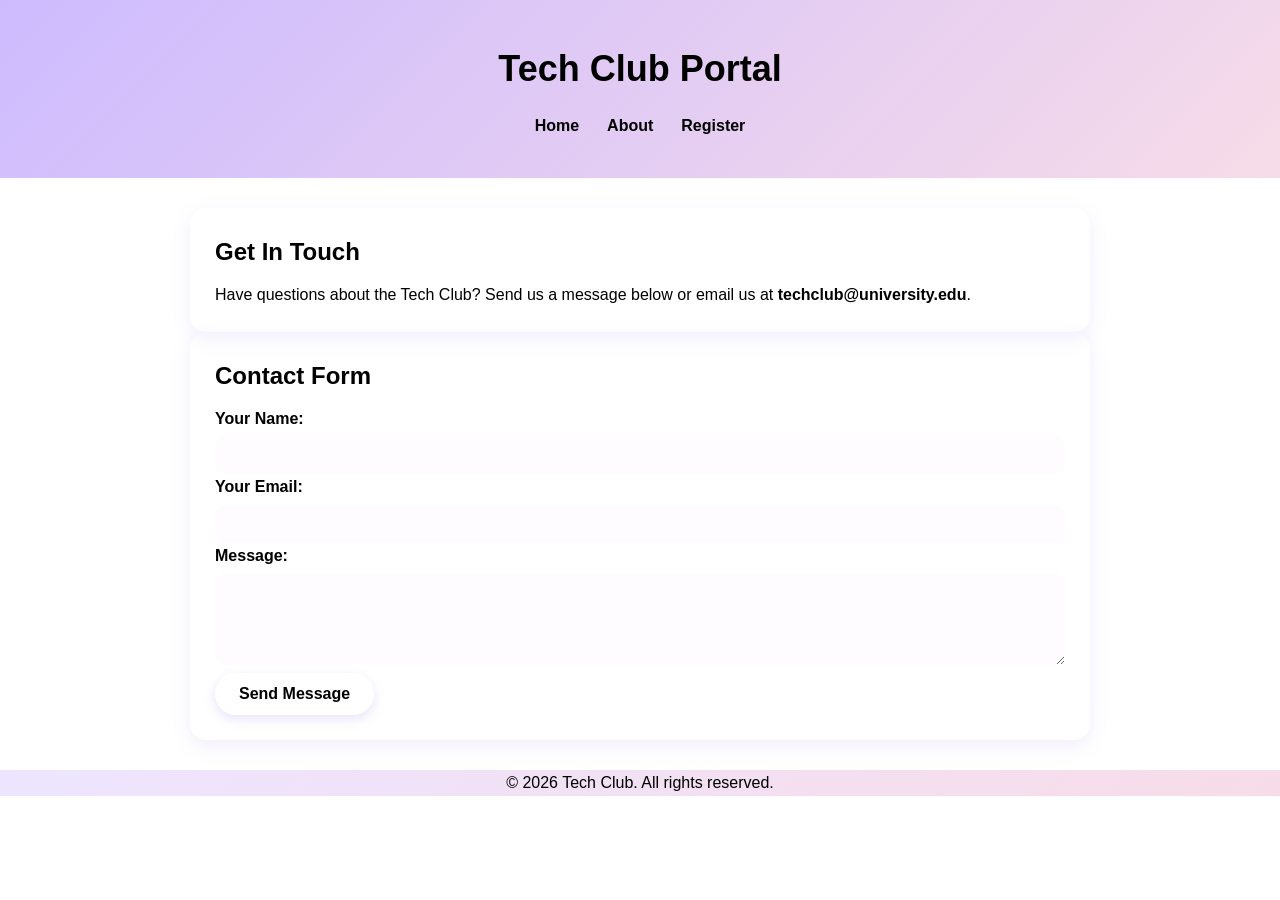
<file: week-5/contact.html>
<!DOCTYPE html>
<html lang="en">
<head>
  <meta charset="UTF-8">
  <meta name="viewport" content="width=device-width, initial-scale=1.0">
  <meta name="description" content="Contact the Tech Club team for queries and support.">
  <meta name="author" content="Student Developer">
  <title>Tech Club | Contact Us</title>
  <link rel="icon" type="image/x-icon" href="contact.png">
  <link rel="stylesheet" href="style.css">
</head>
<body>

  <!-- NAVIGATION MENU -->
  <header id="hero">
    <h1>Tech Club Portal</h1>   
    <nav>
      <ul>
        <li><a href="index.html">Home</a></li>
        <li><a href="about.html">About</a></li>
        <li><a href="register.html">Register</a></li>
      </ul>
    </nav>
  </header>

  <!-- MAIN CONTENT -->
  <main>
    <section class="card">
      <h2>Get In Touch</h2>
      <p>Have questions about the Tech Club? Send us a message below or email us at <strong>techclub@university.edu</strong>.</p>
    </section>

    <section class="card">
      <h2>Contact Form</h2>
      <form action="thankyou.html" method="GET">
        <p>
          <label for="contact-name">Your Name:</label><br>
          <input type="text" id="contact-name" name="contact-name" required>
        </p>

        <p>
          <label for="contact-email">Your Email:</label><br>
          <input type="email" id="contact-email" name="contact-email" required>
        </p>

        <p>
          <label for="contact-message">Message:</label><br>
          <textarea id="contact-message" name="contact-message" rows="4" cols="40" required></textarea>
        </p>

        <button type="submit">Send Message</button>
      </form>
    </section>
  </main>

  <!-- FOOTER -->
  <footer>
    <p>&copy; 2026 Tech Club. All rights reserved.</p>
  </footer>

</body>
</html>
</file>
<file: week-5/style.css>
```css
@import url('https://fonts.googleapis.com/css2?family=Roboto:wght@400;700&display=swap');

/* All colours and spacing are here */
:root {
  --main-color: #CDBBFF;    /* Pastel lavender */
  --dark-color: #49356B;    /* Dark plum */
  --bg-color: #FFF1F5;      /* Baby pink */
  --accent-color: #9370DB;  /* Soft purple */
  --border-color: #E3D8FF;  /* Light lavender */
  --white: #FFFFFF;
  --gap: 20px;
}

* {
  margin: 0;
  padding: 0;
  box-sizing: border-box;
}

body {
  font-family: 'Roboto', sans-serif;
  font-size: 16px;
  line-height: 1.6;
  background-color: var(--bg-color);
  color: var(--dark-color);
}

h1 {
  font-size: 36px;
  margin-bottom: 15px;
  color: var(--dark-color);
}

h2 {
  font-size: 24px;
  color: var(--accent-color);
  margin-bottom: 10px;
}

header {
  background: linear-gradient(135deg, #CDBBFF, #F7DCE8);
  color: var(--dark-color);
  text-align: center;
}

#hero {
  padding: 40px;
}

nav ul {
  list-style: none;
  display: flex;
  justify-content: center;
  flex-wrap: wrap;
  gap: var(--gap);
}

nav a {
  color: var(--dark-color);
  text-decoration: none;
  font-weight: bold;
  padding: 8px 14px;
  border-radius: 20px;
  transition: 0.3s ease;
}

nav a:hover {
  color: var(--accent-color);
  background-color: var(--white);
}

main {
  max-width: 900px;
  margin: 30px auto;
  padding: 0 var(--gap);
}

.card {
  background-color: var(--white);
  padding: 25px;
  margin-bottom: var(--gap);
  border: 1px solid var(--border-color);
  border-radius: 16px;
  box-shadow: 0 6px 20px rgba(147, 112, 219, 0.12);
  transition: 0.3s ease;
}

.card:hover {
  box-shadow: 0 10px 25px rgba(147, 112, 219, 0.18);
}

.card ul {
  padding-left: var(--gap);
}

table {
  width: 100%;
  border-collapse: collapse;
  background-color: var(--white);
}

th, td {
  padding: 12px;
  text-align: left;
  border-bottom: 1px solid var(--border-color);
}

thead {
  background-color: #EDE5FF;
  color: var(--dark-color);
}

/* Forms */
label {
  font-weight: bold;
  color: var(--dark-color);
}

input[type="text"],
input[type="email"],
input[type="password"],
input[type="tel"],
input[type="date"],
textarea {
  width: 100%;
  padding: 10px;
  margin-top: 5px;
  border: 1px solid var(--border-color);
  border-radius: 10px;
  background-color: #FFFCFF;
  color: var(--dark-color);
  font-family: inherit;
  font-size: 16px;
  transition: 0.3s ease;
}

input[type="text"]:focus,
input[type="email"]:focus,
input[type="password"]:focus,
input[type="tel"]:focus,
input[type="date"]:focus,
textarea:focus {
  outline: none;
  border-color: var(--accent-color);
  box-shadow: 0 0 0 3px rgba(147, 112, 219, 0.15);
}

input[type="radio"] {
  margin-left: 10px;
  accent-color: var(--accent-color);
  cursor: pointer;
}

/* Buttons */
button {
  background-color: var(--accent-color);
  color: var(--white);
  border: none;
  padding: 12px 24px;
  border-radius: 25px;
  font-size: 16px;
  font-family: inherit;
  font-weight: bold;
  cursor: pointer;
  transition: 0.3s ease;
  box-shadow: 0 4px 12px rgba(147, 112, 219, 0.2);
}

button:hover {
  background-color: #7654C8;
  transform: translateY(-2px);
}

/* Footer */
footer {
  background: linear-gradient(135deg, #EDE5FF, #F7DCE8);
  color: var(--dark-color);
  text-align: center;
  padding: var(--gap);
  margin-top: 30px;
}

/* Responsive design */
@media (max-width: 600px) {
  #hero {
    padding: 25px 15px;
  }

  h1 {
    font-size: 28px;
  }

  nav ul {
    gap: 10px;
  }

  main {
    padding: 0 15px;
  }

  .card {
    padding: 18px;
  }
}
</file>
<file: week-6/style.css>
/* 6.1 box model */
* {
    box-sizing: border-box;
    margin: 0;
    padding: 0;
}

body {
    font-family: Arial, sans-serif;
    background-color: #fdf6f9;
    color: #3a3a4a;
}

.container {
    padding: 20px;
}

.card {
    width: 320px;
    padding: 20px;
    margin: 20px auto;
    border: 3px solid #df5198;
    background-color: white;
    text-align: center;
}
/* 6.2 round card, circle photo, colours */
.card {
    border-radius: 15px;
}

.photo {
    display: block;
    width: 110px;
    height: 110px;
    margin: 0 auto 12px auto;
    border-radius: 50%;
    border: 4px solid #e3cd94;
    object-fit: cover;
}

.card h2 {
    margin-bottom: 4px;
}

.role {
    margin-bottom: 15px;
    color: #5b5b6b;
}

/* first card: pink */
.pink {
    background-color: #edcadb;
    border-color: #df5198;
}

/* second card: blue */
.blue {
    background-color: #97bbe9;
    border-color: #5581b1;
}
/* 6.3 bio box */
.bio {
    height: 120px;
    overflow: auto;
    padding: 10px;
    border: 2px solid #e3cd94;
    border-radius: 8px;
    background-color: white;
    text-align: left;
    font-size: 14px;
    line-height: 1.5;
}

.bio p {
    margin-bottom: 8px;
}
/* 6.4 sticky and fixed */
body {
    min-height: 150vh;
}

.topbar {
    position: sticky;
    top: 0;
    z-index: 10;
    padding: 15px;
    background-color: #5581b1;
    color: white;
    font-size: 20px;
    font-weight: bold;
    text-align: center;
}

.plus {
    position: fixed;
    bottom: 20px;
    right: 20px;
    z-index: 20;
    width: 55px;
    height: 55px;
    border: none;
    border-radius: 50%;
    background-color: #df5198;
    color: white;
    font-size: 30px;
    cursor: pointer;
}
/* 6.5 final touches */
.card {
    box-shadow: 0 3px 8px rgba(0, 0, 0, 0.15);
}

.plus {
    box-shadow: 0 3px 8px rgba(0, 0, 0, 0.25);
}

.plus:hover {
    background-color: #5581b1;
}
</file>
<file: week-7/style.css>
/* 7.1 navbar */
* {
    box-sizing: border-box;
    margin: 0;
    padding: 0;
}

body {
    font-family: Arial, sans-serif;
    background-color: #f8eaf1;
    color: #2f4a66;
}

.navbar {
    display: flex;
    align-items: center;
    padding: 15px 30px;
    background-color: #5581b1;
    color: white;
}

.logo {
    font-size: 22px;
    font-weight: bold;
}


.links {
    display: flex;
    gap: 20px;
    list-style: none;
    margin-left: auto;
    margin-right: 20px;
}

.links a {
    color: white;
    text-decoration: none;
}

.links a:hover {
    color: #e3cd94;
}

.btn {
    padding: 10px 18px;
    border: none;
    border-radius: 20px;
    background-color: #df5198;
    color: white;
    font-size: 15px;
    cursor: pointer;
}
/* 7.2 banner */
.banner {
    display: flex;
    flex-direction: column;
    justify-content: center;
    align-items: center;
    height: 320px;
    padding: 20px;
    background-color: #97bbe9;
    text-align: center;
}

.banner h1 {
    font-size: 40px;
    margin-bottom: 12px;
    color: #2f4a66;
}

.banner p {
    font-size: 18px;
    margin-bottom: 20px;
}
/* 7.3 cards */
.cards {
    display: flex;
    flex-wrap: wrap;
    gap: 20px;
    padding: 30px;
}

.card {
    flex: 1 1 200px;
    padding: 20px;
    border-radius: 12px;
    text-align: center;
}

.card h3 {
    margin-bottom: 8px;
}

.pink-card {
    background-color: #edcadb;
}

.blue-card {
    background-color: #97bbe9;
}

.sand-card {
    background-color: #e3cd94;
}

.steel-card {
    background-color: #5581b1;
    color: white;
}
/* 7.4 landing page look */
.navbar {
    box-shadow: 0 3px 8px rgba(0, 0, 0, 0.2);
}

.section-title {
    width: fit-content;
    margin: 30px auto 0 auto;
    padding-bottom: 6px;
    border-bottom: 4px solid #df5198;
    font-size: 28px;
    color: #5581b1;
}

.cards {
    padding-top: 25px;
}

.card {
    box-shadow: 0 3px 8px rgba(0, 0, 0, 0.15);
}

.btn:hover {
    background-color: #5581b1;
}

.banner .btn:hover {
    background-color: #2f4a66;
}
/* 7.5 small screens */
@media (max-width: 600px) {
    .navbar {
        flex-wrap: wrap;
        justify-content: center;
        gap: 10px;
    }

    .links {
        margin: 0;
        gap: 12px;
    }

    .banner h1 {
        font-size: 28px;
    }
}
</file>
<file: week-8/style.css>
/* 8.1 grid */
* {
    box-sizing: border-box;
    margin: 0;
    padding: 0;
}

body {
    font-family: Arial, sans-serif;
    background-color: #fff5f7;
    color: #5b2a4e;
}

.main {
    padding: 20px;
}

.main h2 {
    margin-bottom: 15px;
}


.boxes {
    display: grid;
    grid-template-columns: 1fr 1fr 1fr;
    gap: 15px;
}

.box {
    padding: 20px;
    border: 3px solid white;
    border-radius: 18px;
}

.pink-box {
    background-color: #ffd1e0;
}

.blue-box {
    background-color: #cfe8ff;
}

.sand-box {
    background-color: #fff0b8;
}

.steel-box {
    background-color: #d9ccff;
}

.boxes {
    display: grid;
    grid-template-columns: repeat(auto-fit, minmax(150px, 1fr));
    gap: 15px;
}
/* 8.3 page layout with named areas */
.layout {
    display: grid;
    grid-template-columns: 200px 1fr;
    grid-template-rows: auto 1fr auto;
    grid-template-areas:
        "head head"
        "side main"
        "foot foot";
    gap: 10px;
    min-height: 100vh;
}

.head {
    grid-area: head;
    padding: 15px 25px;
    background-color: #f4a6c0;
    color: #5b2a4e;
}

.side {
    grid-area: side;
    padding: 20px;
    background-color: #e6dcff;
}

.main {
    grid-area: main;
}

.foot {
    grid-area: foot;
    padding: 15px;
    background-color: #c9b6f2;
    color: #5b2a4e;
    text-align: center;
}

.side ul {
    list-style: none;
}

.side li {
    padding: 10px 0;
    font-weight: bold;
}
/* 8.4 flex inside the box */
.box {
    display: flex;
    align-items: center;
    gap: 15px;
}

.icon {
    font-size: 36px;
}

.text h3 {
    margin-bottom: 4px;
}

.text p {
    font-size: 22px;
    font-weight: bold;
}
/* 8.5 final touches */
.box {
    box-shadow: 0 4px 10px rgba(91, 42, 78, 0.15);
}

.side li:hover {
    color: #ff7eb3;
    cursor: pointer;
}

/* phone screens: stack everything in one column */
@media (max-width: 600px) {
    .layout {
        grid-template-columns: 1fr;
        grid-template-areas:
            "head"
            "side"
            "main"
            "foot";
    }
}
</file>
<file: week-9/style.css>
/* 9.1 mobile layout first */
* {
    box-sizing: border-box;
    margin: 0;
    padding: 0;
}

body {
    font-family: Arial, sans-serif;
    background-color: #fff9f2;
    color: #3d405b;
}

.navbar {
    padding: 15px;
    background-color: #ffb5a7;
    text-align: center;
}

.links {
    list-style: none;
    margin-top: 10px;
}

.links li {
    padding: 5px 0;
}

.links a {
    color: #3d405b;
    text-decoration: none;
    font-weight: bold;
}

.hero {
    padding: 30px 15px;
    background-color: #b8e0d2;
    text-align: center;
}

.hero-text {
    margin-bottom: 20px;
}

.btn {
    padding: 10px 20px;
    border: none;
    border-radius: 20px;
    background-color: #ffb5a7;
    color: #3d405b;
    font-weight: bold;
    cursor: pointer;
}

.features {
    padding: 30px 15px;
}

.features h2 {
    margin-bottom: 20px;
    text-align: center;
}

.card {
    padding: 20px;
    margin-bottom: 15px;
    border-radius: 15px;
    text-align: center;
}

.c1 { background-color: #c5dff8; }
.c2 { background-color: #fcefb4; }
.c3 { background-color: #ead7f7; }
.c4 { background-color: #ffd6cc; }
.c5 { background-color: #d4efe3; }
.c6 { background-color: #ffd6e0; }

.footer {
    padding: 15px;
    background-color: #3d405b;
    color: white;
    text-align: center;
}
/* 9.2 images and rem */
img {
    display: block;
    max-width: 100%;
    height: auto;
    margin: 0 auto;
    border-radius: 15px;
}

body {
    font-size: 1rem;
    line-height: 1.5;
}

.logo {
    font-size: 1.5rem;
    font-weight: bold;
}

.hero h1 {
    margin-bottom: 0.5rem;
    font-size: 2rem;
}

.hero p {
    margin-bottom: 1rem;
    font-size: 1.1rem;
}

.features h2 {
    font-size: 1.6rem;
}

.card h3 {
    margin-bottom: 0.5rem;
    font-size: 1.2rem;
}
/* 9.3 flexbox navbar */
.navbar {
    display: flex;
    flex-wrap: wrap;
    justify-content: space-between;
    align-items: center;
    gap: 10px;
    text-align: left;
}

.links {
    display: flex;
    gap: 15px;
    margin-top: 0;
}

.links li {
    padding: 0;
}

/* 9.3 grid for the cards */
.grid {
    display: grid;
    grid-template-columns: 1fr;
    gap: 15px;
}

.card {
    margin-bottom: 0;
}
/* 9.4 tablet: 768px and up */
@media (min-width: 768px) {
    .hero {
        padding: 50px 30px;
    }

    .hero h1 {
        font-size: 2.5rem;
    }

    .grid {
        grid-template-columns: repeat(2, 1fr);
    }
}

/* 9.4 desktop: 1024px and up */
@media (min-width: 1024px) {
    .navbar {
        padding: 15px 80px;
    }

    .hero {
        display: grid;
        grid-template-columns: 1fr 1fr;
        align-items: center;
        gap: 30px;
        padding: 60px 80px;
        text-align: left;
    }

    .hero-text {
        margin-bottom: 0;
    }

    .hero h1 {
        font-size: 3rem;
    }

    .features {
        padding: 50px 80px;
    }

    .grid {
        grid-template-columns: repeat(3, 1fr);
    }
}
/* 9.5 final touches */
.card {
    box-shadow: 0 4px 10px rgba(61, 64, 91, 0.15);
}

.card:hover {
    transform: translateY(-4px);
}

.btn:hover {
    background-color: #3d405b;
    color: white;
}

.links a:hover {
    color: white;
}
</file>
